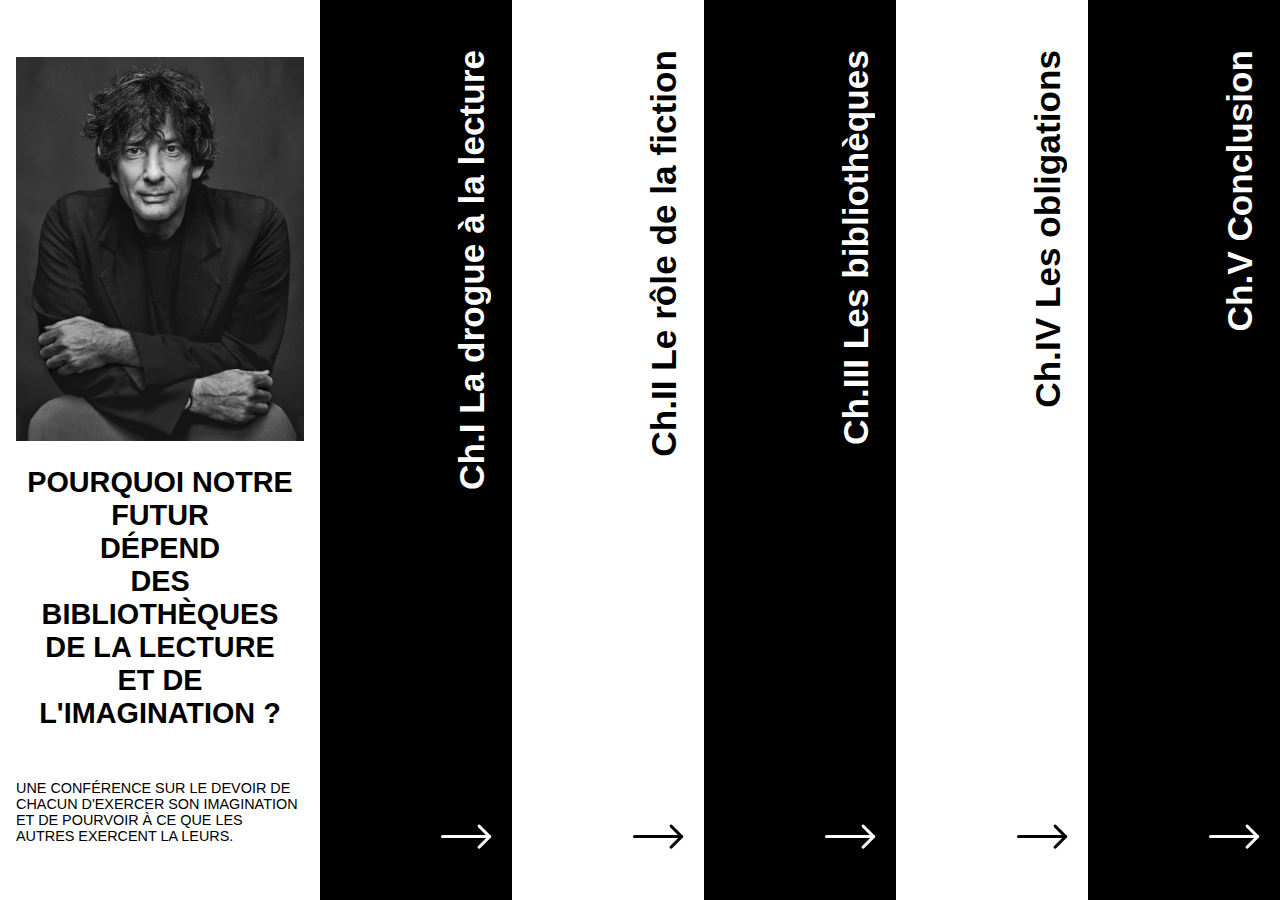
<file: index.html>
<!DOCTYPE html>
<html lang="fr" dir="ltr">
  <head>
    <meta charset="utf-8">
    <meta name="viewport" content="width=device-width, initial-scale=1">
    <title>Conférence de Neil Gaiman</title>
    <link rel="stylesheet" href="style.css">
    <link rel="stylesheet" href="reponsive.css">
  </head>
  <body>
    <!-- TA GROSSE BOITE -->
    <section class="content__all">
      <!-- PETITE BOITE -->
      <section class="element first">
        <!-- MINUSCULE PETITE BOITE -->
        <section class="content__item">
          <img src="neil.jpg" alt="Image représentant un portrait de neil geiman">
          <h1>Pourquoi notre futur <br>dépend<br> des bibliothèques<br>de la lecture<br> et de l'imagination ?</h1>
          <p class="title__text">Une conférence sur le devoir de chacun d'exercer son imagination et de pourvoir à ce que les autres exercent la leurs.</p>
        </section>
      </section>
      <!-- PETITE BOITE -->
      <section class="element black">
        <h2><a href="page__chapitre__un.html" class="text__white">Ch.I La drogue à la lecture</a></h2>
        <img class="arrow" src="arrrowLight.png" alt="">
      </section>
      <!-- PETITE BOITE -->
      <section class="element white">
        <h2><a href="#" class="text__black">Ch.II Le rôle de la fiction</a></h2>
        <img class="arrow" src="arrow.png" alt="">
      </section>
      <!-- PETITE BOITE -->
      <section class="element black">
        <h2><a href="#" class="text__white">Ch.III Les bibliothèques</a></h2>
        <img class="arrow" src="arrrowLight.png" alt="">
      </section>
      <!-- PETITE BOITE -->
      <section class="element white">
        <h2><a href="#" class="text__black">Ch.IV Les obligations</a></h2>
        <img class="arrow" src="arrow.png" alt="">
      </section>
      <!-- PETITE BOITE -->
      <section class="element black">
        <h2><a href="#" class="text__white">Ch.V Conclusion</a></h2>
        <img class="arrow" src="arrrowLight.png" alt="">
      </section>
    </section>
  </body>
</html>
</file>
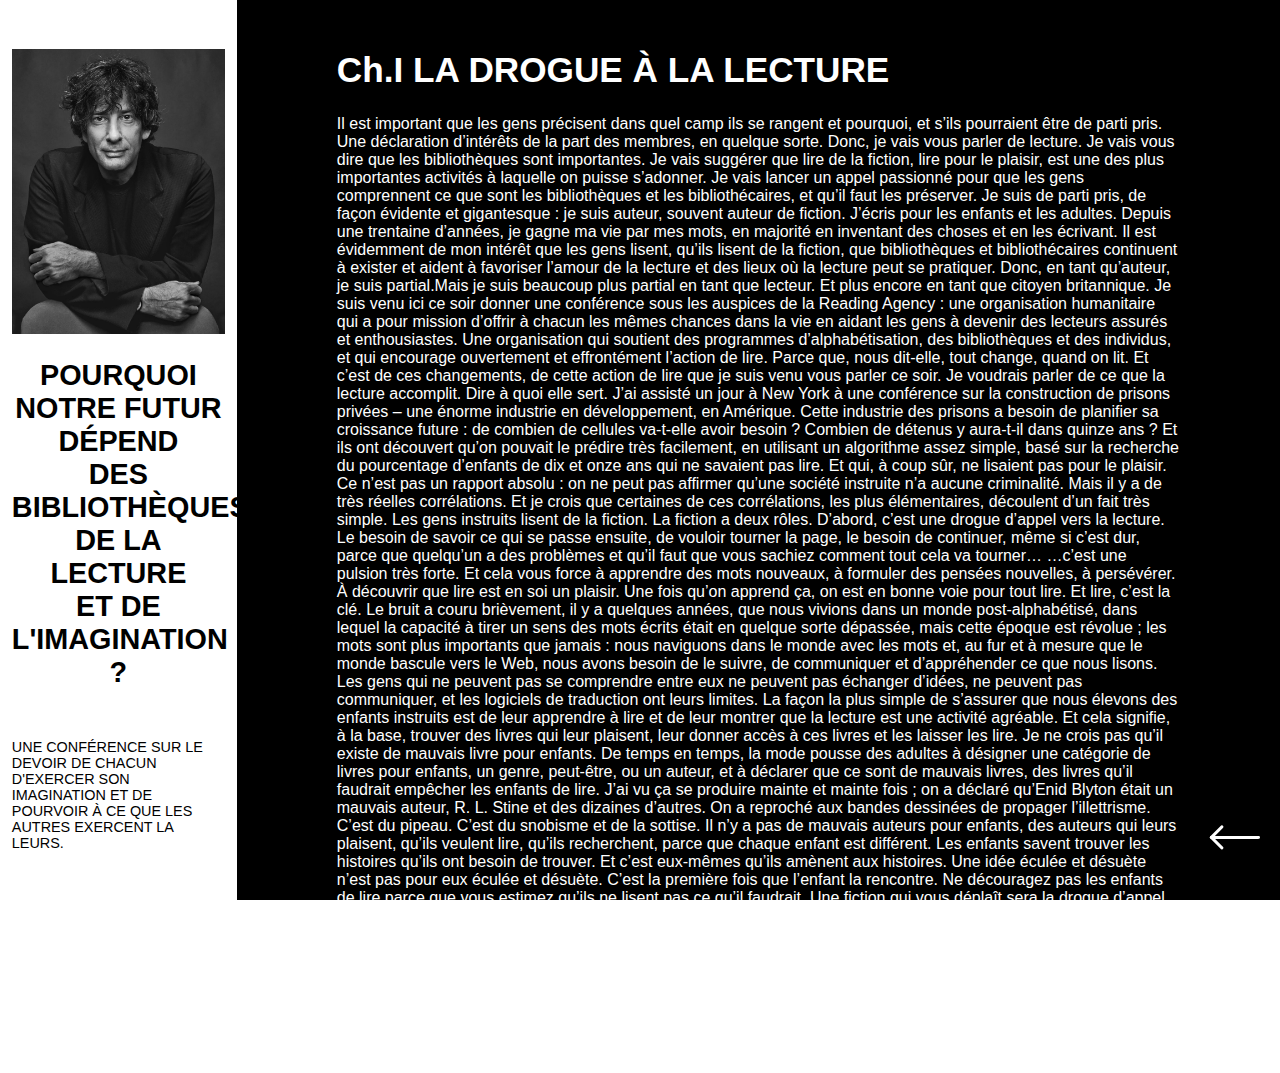
<file: page__chapitre__un.html>
<!DOCTYPE html>
<html lang="fr" dir="ltr">
  <head>
    <meta charset="utf-8">
    <meta name="viewport" content="width=device-width, initial-scale=1">
    <title>La Drogue à la lecture</title>
    <link rel="stylesheet" href="style.css">
    <link rel="stylesheet" href="reponsive.css">
  </head>
  <body>
    <!-- TA GROSSE BOITE -->
    <section class="content__all">
      <!-- PETITE BOITE -->
      <section class="element first">
        <!-- MINUSCULE PETITE BOITE -->
        <section class="content__item">
          <img src="neil.jpg" alt="Image représentant un homme assis">
          <h1>Pourquoi notre futur <br>dépend<br> des bibliothèques<br>de la lecture<br> et de l'imagination ?</h1>
          <p class="title__text">Une conférence sur le devoir de chacun d'exercer son imagination et de pourvoir à ce que les autres exercent la leurs.</p>
        </section>
      </section>
      <!-- PETITE BOITE -->
      <section class="element black__chapitre">
        <h2 class="title__white__chapter">Ch.I LA DROGUE À LA LECTURE</h2>
        <p class="text__white__chapter">
Il est important que les gens précisent dans quel camp ils se rangent et pourquoi, et s’ils pourraient être de parti pris. Une déclaration d’intérêts de la part des membres, en quelque sorte. Donc, je vais vous parler de lecture. Je vais vous dire que les bibliothèques sont importantes. Je vais suggérer que lire de la fiction, lire pour le plaisir, est une des plus importantes activités à laquelle on puisse s’adonner. Je vais lancer un appel passionné pour que les gens comprennent ce que sont les bibliothèques et les bibliothécaires, et qu’il faut les préserver.
          Je suis de parti pris, de façon évidente et gigantesque&nbsp;: je suis auteur, souvent auteur de fiction. J’écris pour les enfants et les adultes. Depuis une trentaine d’années, je gagne ma vie par mes mots, en majorité en inventant des choses et en les écrivant. Il est évidemment de mon intérêt que les gens lisent, qu’ils lisent de la fiction, que bibliothèques et bibliothécaires continuent à exister et aident à favoriser l’amour de la lecture et des lieux où la lecture peut se pratiquer.
Donc, en tant qu’auteur, je suis partial.Mais je suis beaucoup plus partial en tant que lecteur. Et plus encore en tant que citoyen britannique.
Je suis venu ici ce soir donner une conférence sous les auspices de la Reading Agency&nbsp;: une organisation humanitaire qui a pour mission d’offrir à chacun les mêmes chances dans la vie en aidant les gens à devenir des lecteurs assurés et enthousiastes. Une organisation qui soutient des programmes d’alphabétisation, des bibliothèques et des individus, et qui encourage ouvertement et effrontément l’action de lire. Parce que, nous dit-elle, tout change, quand on lit.
Et c’est de ces changements, de cette action de lire que je suis venu vous parler ce soir. Je voudrais parler de ce que la lecture accomplit. Dire à quoi elle sert.

        J’ai assisté un jour à New York à une conférence sur la construction de prisons privées –&nbsp;une énorme industrie en développement, en Amérique. Cette industrie des prisons a besoin de planifier sa croissance future&nbsp;: de combien de cellules va-t-elle avoir besoin&nbsp;? Combien de détenus y aura-t-il dans quinze ans&nbsp;? Et ils ont découvert qu’on pouvait le prédire très facilement, en utilisant un algorithme assez simple, basé sur la recherche du pourcentage d’enfants de dix et onze ans qui ne savaient pas lire. Et qui, à coup sûr, ne lisaient pas pour le plaisir.

          Ce n’est pas un rapport absolu&nbsp;: on ne peut pas affirmer qu’une société instruite n’a aucune criminalité. Mais il y a de très réelles corrélations.

        Et je crois que certaines de ces corrélations, les plus élémentaires, découlent d’un fait très simple. Les gens instruits lisent de la fiction.

          La fiction a deux rôles. D’abord, c’est une drogue d’appel vers la lecture. Le besoin de savoir ce qui se passe ensuite, de vouloir tourner la page, le besoin de continuer, même si c’est dur, parce que quelqu’un a des problèmes et qu’il faut que vous sachiez comment tout cela va tourner…

        …c’est une pulsion très forte. Et cela vous force à apprendre des mots nouveaux, à formuler des pensées nouvelles, à persévérer. À découvrir que lire est en soi un plaisir. Une fois qu’on apprend ça, on est en bonne voie pour tout lire. Et lire, c’est la clé. Le bruit a couru brièvement, il y a quelques années, que nous vivions dans un monde post-alphabétisé, dans lequel la capacité à tirer un sens des mots écrits était en quelque sorte dépassée, mais cette époque est révolue&nbsp;; les mots sont plus importants que jamais&nbsp;: nous naviguons dans le monde avec les mots et, au fur et à mesure que le monde bascule vers le Web, nous avons besoin de le suivre, de communiquer et d’appréhender ce que nous lisons.

          Les gens qui ne peuvent pas se comprendre entre eux ne peuvent pas échanger d’idées, ne peuvent pas communiquer, et les logiciels de traduction ont leurs limites.

        La façon la plus simple de s’assurer que nous élevons des enfants instruits est de leur apprendre à lire et de leur montrer que la lecture est une activité agréable. Et cela signifie, à la base, trouver des livres qui leur plaisent, leur donner accès à ces livres et les laisser les lire.

          Je ne crois pas qu’il existe de mauvais livre pour enfants. De temps en temps, la mode pousse des adultes à désigner une catégorie de livres pour enfants, un genre, peut-être, ou un auteur, et à déclarer que ce sont de mauvais livres, des livres qu’il faudrait empêcher les enfants de lire. J’ai vu ça se produire mainte et mainte fois&nbsp;; on a déclaré qu’Enid Blyton était un mauvais auteur, R. L. Stine et des dizaines d’autres. On a reproché aux bandes dessinées de propager l’illettrisme.

          C’est du pipeau. C’est du snobisme et de la sottise.

          Il n’y a pas de mauvais auteurs pour enfants, des auteurs qui leurs plaisent, qu’ils veulent lire, qu’ils recherchent, parce que chaque enfant est différent. Les enfants savent trouver les histoires qu’ils ont besoin de trouver. Et c’est eux-mêmes qu’ils amènent aux histoires. Une idée éculée et désuète n’est pas pour eux éculée et désuète. C’est la première fois que l’enfant la rencontre. Ne découragez pas les enfants de lire parce que vous estimez qu’ils ne lisent pas ce qu’il faudrait. Une fiction qui vous déplaît sera la drogue d’appel vers d’autres livres, que vous préférerez peut-être. Et tout le monde n’a pas les mêmes goûts que vous.

          Un adulte bien intentionné peu facilement détruire l’amour de la lecture chez un enfant&nbsp;: empêchez-le de lire ce qui lui plaît, ou donnez-lui des livres valables mais ennuyeux qui vous plaisent à vous, les équivalents <small>XXI</small><sup>e</sup> siècle de la littérature «&nbsp;édifiante&nbsp;» victorienne. Vous vous retrouverez avec une génération convaincue que lire n’est pas cool et, ce qui est pire, pas agréable.
Nous avons besoin que nos enfants posent un pied sur l’échelle de la lecture&nbsp;: tout ce qu’ils aimeront lire les fera progresser vers le haut, un échelon après l’autre, vers l’instruction.</(Ne faites pas non plus comme l’auteur ici présent, lorsque sa fille de onze ans était fan de R. L. Stine, c’est-à-dire aller lui chercher un exemplaire du <em>Carrie</em> de Stephen King, en lui expliquant que, si elle avait aimé ceux-là, elle allait adorer celui-ci&nbsp;! Pendant le reste de son adolescence, Holly n’a plus jamais lu que de paisibles histoires de colons dans les prairies, et elle me foudroie encore du regard chaque fois qu’on mentionne le nom de Stephen King.)
         </p>
        <a href="index.html"><img class="arrow__chapter" src="arrrowLight.png" alt=""></a>
      </section>
    </section>
  </body>
</html>
</file>
<file: style.css>
*{
  margin: 0;
  padding: 0;
  font-family: "Poppins", sans-serif;
}
.content__item h1{
  font-size: 1.8em;
  text-transform: uppercase;
  text-align: center;
  margin-bottom: 50px;
}
h2{
  color: #fff;
  font-weight: 600;
  margin: 50px 20px 0 0;
  font-size: 2.2em;
}
/* STYLE DE TA GROSSE BOITE */
.content__all{
  width: 100%;
  height: 100vh;
  display:flex;
  flex-direction: row;
}
/* STYLE DE TA PREMIER PETITE BOITE */
.first{
  width: 25%;
  background: #fff;
  height: 100%;
  display: flex;
  justify-content: center;
  align-items: center;
}
/* STYLE DE TA BANDE BLANCHE*/
.white{
  background: #fff;
  width: 15%;
  height: 100%;
}
/* STYLE DE TA BANDE NOIRE*/
.black{
  background: #000;
  width: 15%;
  height: 100%;
}

.content__item{
  width: 100%;
  display: flex;
  flex-direction: column;
}
.content__item img, h1, .title__text{
  width: 90%;
  margin: 0 auto;
}
.content__item img{
  margin-bottom: 25px;
}

.content__item p{
  font-size: 0.9em;
  text-transform: uppercase;
  text-align: left;
  font-weight: 500;
}

.text__black{
  color: #000;
  text-decoration: none;
  transform: rotate(180deg);
  writing-mode: vertical-lr;
  transition: 0.5s;
  float: right;
  text-align: right;
}
.text__black:hover{
  color: #fff;
  -webkit-text-stroke: 1px black;
}
.text__white{
  color: #fff;
  text-decoration: none;
  transform: rotate(180deg);
  writing-mode: vertical-lr;
  transition: 0.5s;
  float: right;
  text-align: right;
}
.text__white:hover{
  color: #000;
  -webkit-text-stroke: 1px white;
}
.element{
  position: relative;
}
.arrow{
  position: absolute;
  bottom: 0;
  right: 0;
  margin: 0 20px 50px 0;
}

/* PAGE CHAPITRE */
.black__chapitre{
  background: #000;
  width: 100%;
  height: 100%;
  padding: 0 100px;
}
.title__white__chapter{
  color: #fff;
  margin-bottom: 25px;
}
.text__white__chapter{
  color: #fff;
}
.arrow__chapter{
  position: absolute;
  bottom: 0;
  right: 0;
  margin: 0 20px 50px 0;
  transform: rotate(180deg);
  transition: 0.5s;
}
.arrow__chapter:hover{
  margin-right: 30px;
}
</file>
<file: reponsive.css>
/* Small devices (portrait tablets and large phones, 600px and up) */
@media only screen and (max-width: 600px) {
  .content__all{
    flex-direction: column;
  }
  .content__item h1{
    font-size: 1.5em;
  }
  .element{
    width: 100%;
    padding: 50px 0;

  }
  h2{
    writing-mode: horizontal-tb;
    font-size: 1.7em;
    height: auto;
    float: left;
    margin: 0 20px;
  }
  .arrow{
    margin-right: 20px;
    top: 50%;
    transform: translateY(-50%);
    width: 10%;

  }
}

/* Medium devices (landscape tablets, 768px and up) */
@media only screen and (max-width: 768px) {
  .content__all{
    flex-direction: column;
  }
  .content__item h1{
    font-size: 2em;
  }
  .element{
    width: 100%;
    padding: 50px 0;

  }
  h2{
    writing-mode: horizontal-tb;
    font-size: 1.7em;
    height: auto;
    float: left;
    margin: 0 20px;
  }
  .arrow{
    margin-right: 20px;
    top: 50%;
    transform: translateY(-50%);
    width: 10%;

  }
}

/* Large devices (laptops/desktops, 992px and up) */
@media only screen and (max-width: 992px) {

}

/* Extra large devices (large laptops and desktops, 1200px and up) */
@media only screen and (min-width: 1200px) {

}
</file>
